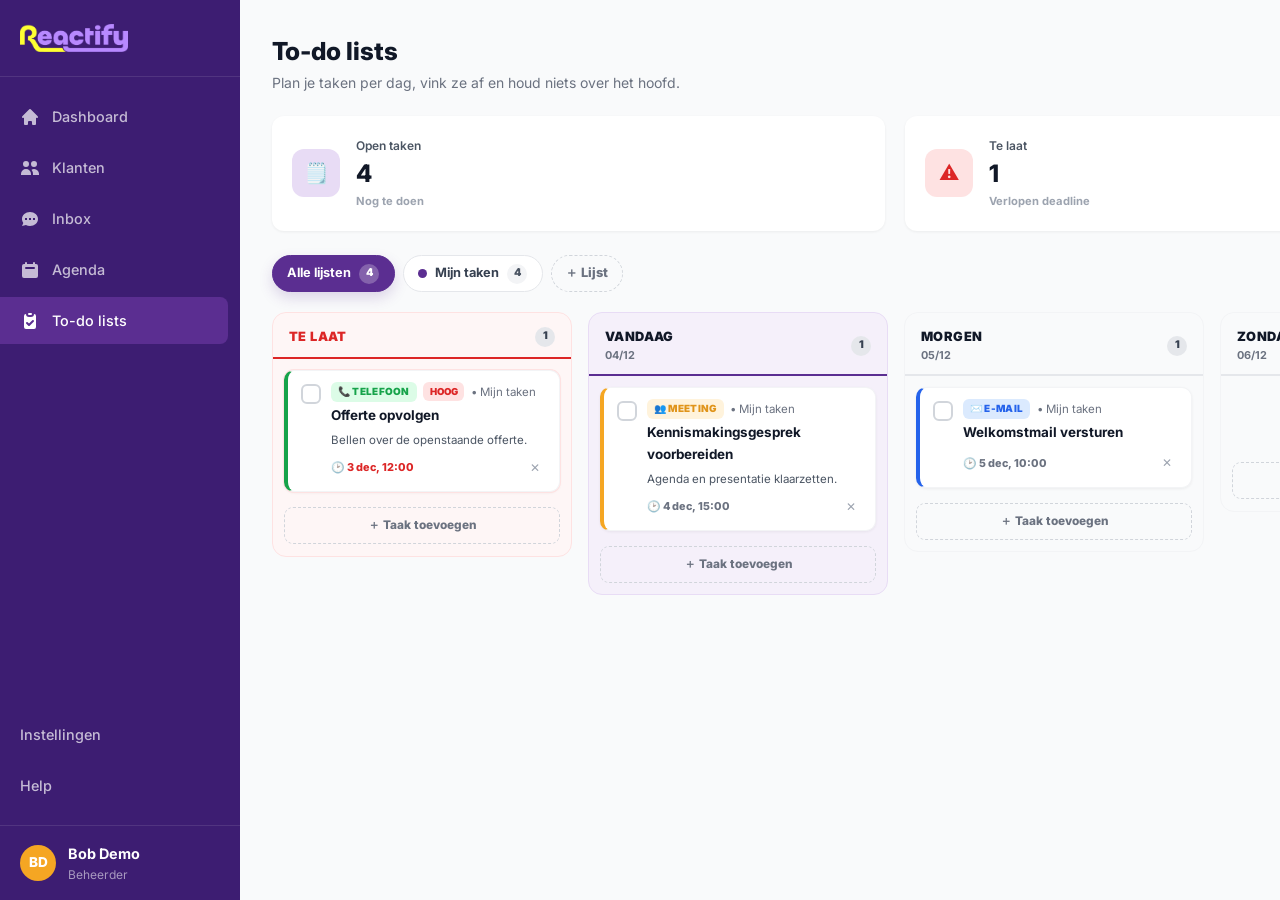
<file: platform/todo/index.html>
<!DOCTYPE html>
<html lang="nl">
<head>
  <meta charset="UTF-8" />
  <meta name="viewport" content="width=device-width, initial-scale=1.0" />
  <meta name="description" content="Reactify Platform - To-do lists: taken plannen, opvolgen en afvinken per dag." />
  <link rel="icon" type="image/svg+xml" href="/favicon.svg" />
  <link rel="preconnect" href="https://fonts.googleapis.com" />
  <link rel="preconnect" href="https://fonts.gstatic.com" crossorigin />
  <link href="https://fonts.googleapis.com/css2?family=Inter:wght@400;500;600;700;800&display=swap" rel="stylesheet" />
  <title>To-do lists | Reactify</title>
  <style>
    :root{--purple-dark:#3D1D72;--purple:#5B2E91;--purple-light:#E8DCF5;--purple-bg:#F5F0FA;--orange:#F5A623;--orange-dark:#E0941A;--orange-light:#FFF3DC;--white:#fff;--gray-50:#F9FAFB;--gray-100:#F3F4F6;--gray-200:#E5E7EB;--gray-300:#D1D5DB;--gray-400:#9CA3AF;--gray-500:#6B7280;--gray-600:#4B5563;--gray-700:#374151;--gray-800:#1F2937;--gray-900:#111827;--green:#16A34A;--green-light:#DCFCE7;--blue:#2563EB;--blue-light:#DBEAFE;--red:#DC2626;--red-light:#FEE2E2;--shadow-sm:0 1px 3px rgba(0,0,0,.06);--shadow-md:0 10px 30px rgba(17,24,39,.12);--font-sans:"Inter",-apple-system,BlinkMacSystemFont,"Segoe UI",Roboto,sans-serif}
    *{box-sizing:border-box;margin:0;padding:0}body{font-family:var(--font-sans);color:var(--gray-800);line-height:1.6;background:var(--gray-50);display:flex;-webkit-font-smoothing:antialiased}button,input,select,textarea{font:inherit}
    .sidebar{width:240px;background:var(--purple-dark);color:#fff;display:flex;flex-direction:column;min-height:100vh;position:fixed;inset:0 auto 0 0;z-index:100}
    .sidebar-logo{min-height:76px;padding:1.5rem 1.25rem;border-bottom:1px solid rgba(255,255,255,.1);display:flex;align-items:center}.sidebar-logo img{height:28px;filter:brightness(1.8)}
    .sidebar-nav{flex:1;padding:1rem 0;display:flex;flex-direction:column;gap:.25rem}
    .sidebar-link{display:flex;align-items:center;gap:.75rem;padding:.75rem 1.25rem;color:rgba(255,255,255,.7);text-decoration:none;font-size:.9rem;font-weight:500;border-radius:0 8px 8px 0;margin-right:.75rem;transition:.2s}
    .sidebar-link:hover,.sidebar-link.active{color:#fff;background:rgba(255,255,255,.1)}.sidebar-link.active{background:var(--purple)}.sidebar-link svg{width:20px;height:20px;flex-shrink:0}
    .sidebar-spacer{flex:1}.sidebar-user{padding:1rem 1.25rem;border-top:1px solid rgba(255,255,255,.1);display:flex;align-items:center;gap:.75rem}
    .user-avatar{width:36px;height:36px;border-radius:50%;background:var(--orange);display:flex;align-items:center;justify-content:center;font-weight:800;font-size:.85rem}.user-name{font-weight:700;font-size:.9rem}.user-role{font-size:.75rem;color:rgba(255,255,255,.55)}
    .main{flex:1;margin-left:240px;padding:2rem;min-height:100vh;display:flex;flex-direction:column}
    .mobile-sidebar-toggle{display:none;align-items:center;gap:.5rem;padding:.5rem .75rem;background:var(--purple);color:#fff;border:none;border-radius:8px;font-weight:700;margin-bottom:1rem}
    .main-header{display:flex;align-items:flex-start;justify-content:space-between;gap:1rem;margin-bottom:1.35rem;flex-wrap:wrap}
    .page-header h1{font-size:1.55rem;font-weight:800;color:var(--gray-900)}.page-header p{font-size:.875rem;color:var(--gray-500)}
    .header-actions{display:flex;align-items:center;gap:.75rem;flex-wrap:wrap;margin-left:auto}
    .btn-secondary,.btn-primary,.btn-danger{display:inline-flex;align-items:center;justify-content:center;gap:.5rem;padding:.55rem 1rem;border-radius:8px;font-size:.82rem;font-weight:700;cursor:pointer;text-decoration:none;transition:.2s;min-height:38px;border:none}
    .btn-secondary{border:1px solid var(--gray-200);color:var(--gray-700);background:#fff}.btn-secondary:hover{border-color:var(--gray-300);background:var(--gray-50);transform:translateY(-1px)}
    .btn-primary{color:#fff;background:var(--purple);box-shadow:0 6px 14px rgba(91,46,145,.2)}.btn-primary:hover{background:var(--purple-dark);transform:translateY(-1px)}
    .btn-secondary svg,.btn-primary svg{width:16px;height:16px}
    .stats-grid{display:grid;grid-template-columns:repeat(4,1fr);gap:1.25rem;margin-bottom:1.5rem}
    .stat-card{background:#fff;border-radius:12px;padding:1.25rem;display:flex;align-items:center;gap:1rem;box-shadow:var(--shadow-sm);min-height:92px}
    .stat-icon{width:48px;height:48px;border-radius:12px;display:flex;align-items:center;justify-content:center;flex-shrink:0;font-size:1.25rem}
    .stat-icon.purple{background:var(--purple-light);color:var(--purple)}.stat-icon.orange{background:var(--orange-light);color:var(--orange-dark)}.stat-icon.green{background:var(--green-light);color:var(--green)}.stat-icon.red{background:var(--red-light);color:var(--red)}
    .stat-label{font-size:.75rem;color:var(--gray-600);font-weight:600}.stat-value{font-size:1.5rem;font-weight:800;color:var(--gray-900)}.stat-trend{font-size:.7rem;font-weight:700;color:var(--gray-400)}
    /* list tabs */
    .list-tabs{display:flex;align-items:center;gap:.5rem;flex-wrap:wrap;margin-bottom:1.25rem}
    .list-tab{display:inline-flex;align-items:center;gap:.5rem;border:1px solid var(--gray-200);background:#fff;color:var(--gray-700);border-radius:9999px;padding:.45rem .9rem;font-size:.8rem;font-weight:700;cursor:pointer;transition:.18s}
    .list-tab:hover{border-color:var(--purple-light);color:var(--purple)}
    .list-tab.active{background:var(--purple);color:#fff;border-color:var(--purple);box-shadow:0 6px 14px rgba(91,46,145,.18)}
    .list-tab .tab-count{display:inline-flex;align-items:center;justify-content:center;min-width:20px;height:20px;padding:0 .35rem;border-radius:9999px;background:var(--gray-100);color:var(--gray-600);font-size:.66rem;font-weight:900}
    .list-tab.active .tab-count{background:rgba(255,255,255,.25);color:#fff}
    .list-tab .tab-dot{width:9px;height:9px;border-radius:50%;flex-shrink:0}
    .list-tab-add{border:1px dashed var(--gray-300);background:transparent;color:var(--gray-500);border-radius:9999px;padding:.45rem .85rem;font-size:.8rem;font-weight:800;cursor:pointer}
    .list-tab-add:hover{border-color:var(--purple);color:var(--purple)}
    /* board */
    .board{display:grid;grid-auto-flow:column;grid-auto-columns:300px;gap:1rem;overflow-x:auto;padding-bottom:.75rem;flex:1;align-items:start}
    .board-col{background:var(--gray-50);border:1px solid var(--gray-100);border-radius:14px;display:flex;flex-direction:column;max-height:calc(100vh - 360px);min-height:200px}
    .board-col.is-overdue{background:#FEF6F6;border-color:var(--red-light)}
    .board-col.is-today{background:var(--purple-bg);border-color:var(--purple-light)}
    .col-head{padding:.85rem 1rem .6rem;border-bottom:2px solid var(--gray-200);display:flex;align-items:center;justify-content:space-between;gap:.5rem}
    .board-col.is-overdue .col-head{border-bottom-color:var(--red)}
    .board-col.is-today .col-head{border-bottom-color:var(--purple)}
    .col-title{font-size:.8rem;font-weight:900;color:var(--gray-900);text-transform:uppercase;letter-spacing:.03em}
    .board-col.is-overdue .col-title{color:var(--red)}
    .col-date{font-size:.68rem;color:var(--gray-500);font-weight:700}
    .col-count{display:inline-flex;align-items:center;justify-content:center;min-width:20px;height:20px;padding:0 .35rem;border-radius:9999px;background:var(--gray-200);color:var(--gray-700);font-size:.66rem;font-weight:900}
    .col-body{padding:.7rem;display:flex;flex-direction:column;gap:.6rem;overflow-y:auto}
    .col-empty{padding:1.25rem .5rem;text-align:center;color:var(--gray-400);font-size:.76rem}
    .col-add{margin:.25rem .7rem .7rem;border:1px dashed var(--gray-300);background:transparent;color:var(--gray-500);border-radius:9px;padding:.5rem;font-size:.74rem;font-weight:800;cursor:pointer;transition:.18s}
    .col-add:hover{border-color:var(--purple);color:var(--purple);background:#fff}
    /* task card */
    .task{background:#fff;border-radius:10px;border:1px solid var(--gray-100);border-left:4px solid var(--purple);box-shadow:var(--shadow-sm);padding:.7rem .8rem;display:flex;gap:.6rem;align-items:flex-start;cursor:pointer;transition:.15s}
    .task:hover{box-shadow:var(--shadow-md);transform:translateY(-1px)}
    .task.type-call{border-left-color:var(--green)}.task.type-email{border-left-color:var(--blue)}.task.type-task{border-left-color:var(--purple)}.task.type-meeting{border-left-color:var(--orange)}
    .task.prio-high{box-shadow:0 0 0 1px var(--red-light),var(--shadow-sm)}
    .task.done{opacity:.6}.task.done .task-title{text-decoration:line-through;color:var(--gray-500)}
    .task-check{flex-shrink:0;width:20px;height:20px;border-radius:6px;border:2px solid var(--gray-300);background:#fff;cursor:pointer;display:flex;align-items:center;justify-content:center;padding:0;margin-top:.1rem;transition:.15s}
    .task-check:hover{border-color:var(--green)}
    .task-check svg{width:12px;height:12px;color:#fff;opacity:0}
    .task.done .task-check{background:var(--green);border-color:var(--green)}.task.done .task-check svg{opacity:1}
    .task-main{flex:1;min-width:0}
    .task-top{display:flex;align-items:center;gap:.4rem;flex-wrap:wrap;margin-bottom:.2rem}
    .task-type{display:inline-flex;align-items:center;gap:.3rem;font-size:.62rem;font-weight:900;text-transform:uppercase;letter-spacing:.03em;padding:.12rem .45rem;border-radius:6px}
    .task-type.type-call{background:var(--green-light);color:var(--green)}.task-type.type-email{background:var(--blue-light);color:var(--blue)}.task-type.type-task{background:var(--purple-light);color:var(--purple)}.task-type.type-meeting{background:var(--orange-light);color:var(--orange-dark)}
    .task-prio{display:inline-flex;align-items:center;gap:.25rem;font-size:.6rem;font-weight:900;text-transform:uppercase;padding:.12rem .4rem;border-radius:6px}
    .task-prio.high{background:var(--red-light);color:var(--red)}.task-prio.low{background:var(--gray-100);color:var(--gray-500)}
    .task-title{font-size:.84rem;font-weight:700;color:var(--gray-900);word-break:break-word}
    .task-contact{font-size:.72rem;color:var(--gray-500);display:flex;align-items:center;gap:.3rem;margin-top:.15rem}
    .task-notes{font-size:.72rem;color:var(--gray-600);margin-top:.35rem;line-height:1.4}
    .task-foot{display:flex;align-items:center;justify-content:space-between;gap:.5rem;margin-top:.45rem}
    .task-time{font-size:.68rem;font-weight:800;color:var(--gray-500);display:inline-flex;align-items:center;gap:.3rem}
    .task-time.overdue{color:var(--red)}
    .task-del{border:0;background:transparent;color:var(--gray-400);cursor:pointer;font-size:.78rem;padding:.15rem .35rem;border-radius:6px}
    .task-del:hover{background:var(--red-light);color:var(--red)}
    /* modal */
    .modal-backdrop{position:fixed;inset:0;background:rgba(17,24,39,.62);display:none;align-items:center;justify-content:center;padding:1.25rem;z-index:500}.modal-backdrop.open{display:flex}
    .modal{width:min(620px,100%);max-height:92vh;background:#fff;border-radius:16px;box-shadow:var(--shadow-md);overflow:hidden;display:flex;flex-direction:column}
    .modal-header{min-height:58px;display:flex;align-items:center;justify-content:space-between;gap:1rem;padding:.875rem 1rem;border-bottom:1px solid var(--gray-100)}
    .modal-title{font-size:.98rem;font-weight:900;color:var(--gray-900)}.modal-close{width:34px;height:34px;border:1px solid var(--gray-200);background:#fff;border-radius:8px;color:var(--gray-700);cursor:pointer}
    .modal-body{padding:1rem;overflow:auto}
    .form-grid{display:grid;grid-template-columns:1fr 1fr;gap:1rem}.form-field{display:flex;flex-direction:column;gap:.35rem}.form-field.full{grid-column:1/-1}
    .form-field label{font-size:.78rem;font-weight:800;color:var(--gray-700)}
    .form-field input,.form-field select,.form-field textarea{width:100%;border:1px solid var(--gray-200);border-radius:9px;padding:.65rem .75rem;color:var(--gray-800);background:#fff;outline:none}
    .form-field input:focus,.form-field select:focus,.form-field textarea:focus{border-color:var(--purple);box-shadow:0 0 0 3px rgba(91,46,145,.12)}
    .form-help{font-size:.72rem;color:var(--gray-500)}
    .modal-actions{display:flex;justify-content:space-between;align-items:center;gap:.75rem;margin-top:1rem;padding-top:1rem;border-top:1px solid var(--gray-100)}
    .modal-actions .spacer{flex:1}
    @media(max-width:1100px){.stats-grid{grid-template-columns:repeat(2,1fr)}}
    @media(max-width:768px){.sidebar{transform:translateX(-100%);transition:.3s}.sidebar.open{transform:translateX(0)}.main{margin-left:0;padding:1rem}.mobile-sidebar-toggle{display:inline-flex}.header-actions{width:100%}.header-actions .btn-primary{flex:1}.form-grid{grid-template-columns:1fr}.board{grid-auto-columns:84vw}.board-col{max-height:none}}
    @media(max-width:480px){.stats-grid{grid-template-columns:1fr}}
  </style>
</head>
<body>
  <aside class="sidebar" id="sidebar">
    <div class="sidebar-logo"><img src="/logo.png" alt="Reactify" /></div>
    <nav class="sidebar-nav">
      <a href="/platform/" class="sidebar-link"><svg viewBox="0 0 20 20" fill="currentColor"><path d="M10.707 2.293a1 1 0 00-1.414 0l-7 7a1 1 0 001.414 1.414L4 10.414V17a1 1 0 001 1h2a1 1 0 001-1v-2a1 1 0 011-1h2a1 1 0 011 1v2a1 1 0 001 1h2a1 1 0 001-1v-6.586l.293.293a1 1 0 001.414-1.414l-7-7z"/></svg>Dashboard</a>
      <a href="/platform/klantenlijst/" class="sidebar-link"><svg viewBox="0 0 20 20" fill="currentColor"><path d="M9 6a3 3 0 11-6 0 3 3 0 016 0zM17 6a3 3 0 11-6 0 3 3 0 016 0zM12.93 17c.046-.327.07-.66.07-1a6.97 6.97 0 00-1.5-4.33A5 5 0 0119 16v1h-6.07zM6 11a5 5 0 015 5v1H1v-1a5 5 0 015-5z"/></svg>Klanten</a>
      <a href="/platform/inbox/" class="sidebar-link"><svg viewBox="0 0 20 20" fill="currentColor"><path fill-rule="evenodd" d="M18 10c0 3.866-3.582 7-8 7a8.841 8.841 0 01-4.083-.98L2 17l1.338-3.123C2.493 12.767 2 11.434 2 10c0-3.866 3.582-7 8-7s8 3.134 8 7zM7 9H5v2h2V9zm8 0h-2v2h2V9zM9 9h2v2H9V9z" clip-rule="evenodd"/></svg>Inbox</a>
      <a href="/platform/agenda/" class="sidebar-link"><svg viewBox="0 0 20 20" fill="currentColor"><path fill-rule="evenodd" d="M6 2a1 1 0 00-1 1v1H4a2 2 0 00-2 2v10a2 2 0 002 2h12a2 2 0 002-2V6a2 2 0 00-2-2h-1V3a1 1 0 10-2 0v1H7V3a1 1 0 00-1-1zm0 5a1 1 0 000 2h8a1 1 0 100-2H6z" clip-rule="evenodd"/></svg>Agenda</a>
      <a href="/platform/todo/" class="sidebar-link active"><svg viewBox="0 0 20 20" fill="currentColor"><path fill-rule="evenodd" d="M9 2a1 1 0 000 2h2a1 1 0 100-2H9z" clip-rule="evenodd"/><path fill-rule="evenodd" d="M4 5a2 2 0 012-2 3 3 0 003 3h2a3 3 0 003-3 2 2 0 012 2v11a2 2 0 01-2 2H6a2 2 0 01-2-2V5zm9.707 5.707a1 1 0 00-1.414-1.414L9 12.586l-1.293-1.293a1 1 0 00-1.414 1.414l2 2a1 1 0 001.414 0l4-4z" clip-rule="evenodd"/></svg>To-do lists</a>
      <div class="sidebar-spacer"></div>
      <a href="/platform/instellingen/" class="sidebar-link">Instellingen</a><a href="#" class="sidebar-link">Help</a>
    </nav>
    <div class="sidebar-user"><div class="user-avatar">BD</div><div><div class="user-name">Bob Demo</div><div class="user-role">Beheerder</div></div></div>
  </aside>

  <main class="main">
    <button class="mobile-sidebar-toggle" id="sidebarToggle">☰ Menu</button>
    <div class="main-header">
      <div class="page-header"><h1>To-do lists</h1><p>Plan je taken per dag, vink ze af en houd niets over het hoofd.</p></div>
      <div class="header-actions">
        <button class="btn-secondary" type="button" id="newListBtn">＋ Nieuwe lijst</button>
        <button class="btn-primary" type="button" id="newTaskBtn">＋ Nieuwe taak</button>
      </div>
    </div>

    <section class="stats-grid" aria-label="To-do statistieken">
      <article class="stat-card"><div class="stat-icon purple">🗒️</div><div><div class="stat-label">Open taken</div><div class="stat-value" id="statOpen">0</div><div class="stat-trend">Nog te doen</div></div></article>
      <article class="stat-card"><div class="stat-icon red">⚠️</div><div><div class="stat-label">Te laat</div><div class="stat-value" id="statOverdue">0</div><div class="stat-trend">Verlopen deadline</div></div></article>
      <article class="stat-card"><div class="stat-icon orange">📅</div><div><div class="stat-label">Vandaag</div><div class="stat-value" id="statToday">0</div><div class="stat-trend">Gepland vandaag</div></div></article>
      <article class="stat-card"><div class="stat-icon green">✓</div><div><div class="stat-label">Voltooid</div><div class="stat-value" id="statDone">0</div><div class="stat-trend">Afgevinkt</div></div></article>
    </section>

    <div class="list-tabs" id="listTabs"></div>

    <div class="board" id="board"></div>
  </main>

  <!-- Task modal -->
  <div class="modal-backdrop" id="taskModal" aria-hidden="true">
    <div class="modal"><div class="modal-header"><div class="modal-title" id="taskModalTitle">Nieuwe taak</div><button class="modal-close" type="button" data-close>×</button></div>
      <div class="modal-body">
        <form id="taskForm" class="form-grid">
          <input type="hidden" id="taskId" />
          <div class="form-field full"><label>Titel</label><input id="taskTitle" type="text" placeholder="Bijv. Klant terugbellen" required /></div>
          <div class="form-field"><label>Lijst</label><select id="taskList"></select></div>
          <div class="form-field"><label>Type</label><select id="taskType"><option value="task">Taak</option><option value="call">Telefoon</option><option value="email">E-mail</option><option value="meeting">Meeting</option></select></div>
          <div class="form-field"><label>Deadline</label><input id="taskDue" type="datetime-local" /><div class="form-help">Leeg laten = geen datum.</div></div>
          <div class="form-field"><label>Prioriteit</label><select id="taskPrio"><option value="normal">Normaal</option><option value="high">Hoog</option><option value="low">Laag</option></select></div>
          <div class="form-field full"><label>Klant (optioneel)</label><select id="taskContact"><option value="">Geen klant</option></select><div class="form-help">Komt uit je Reactify klantenlijst.</div></div>
          <div class="form-field full"><label>Notities</label><textarea id="taskNotes" rows="3" placeholder="Extra context of opvolging"></textarea></div>
          <div class="modal-actions full">
            <button class="btn-danger" type="button" id="taskDeleteBtn" style="display:none;background:var(--red-light);color:var(--red)">Verwijderen</button>
            <span class="spacer"></span>
            <button class="btn-secondary" type="button" data-close>Annuleren</button>
            <button class="btn-primary" type="submit">Opslaan</button>
          </div>
        </form>
      </div>
    </div>
  </div>

  <!-- List modal -->
  <div class="modal-backdrop" id="listModal" aria-hidden="true">
    <div class="modal" style="width:min(440px,100%)"><div class="modal-header"><div class="modal-title">Nieuwe lijst</div><button class="modal-close" type="button" data-close>×</button></div>
      <div class="modal-body">
        <form id="listForm" class="form-grid">
          <div class="form-field full"><label>Naam van de lijst</label><input id="listName" type="text" placeholder="Bijv. Sales opvolging" required /></div>
          <div class="form-field full"><label>Kleur</label>
            <select id="listColor">
              <option value="#5B2E91">Paars</option>
              <option value="#F5A623">Oranje</option>
              <option value="#16A34A">Groen</option>
              <option value="#2563EB">Blauw</option>
              <option value="#DC2626">Rood</option>
            </select>
          </div>
          <div class="modal-actions full"><span class="spacer"></span><button class="btn-secondary" type="button" data-close>Annuleren</button><button class="btn-primary" type="submit">Lijst aanmaken</button></div>
        </form>
      </div>
    </div>
  </div>

  <script>
    const TODO_KEY = "reactify.todos";
    const LISTS_KEY = "reactify.todoLists";
    const PLATFORM_KEY = "reactify_platform_data_v3";
    const $ = id => document.getElementById(id);
    const uid = (p="id") => `${p}_${Date.now().toString(36)}_${Math.random().toString(36).slice(2,8)}`;
    const pad = n => String(n).padStart(2,"0");
    const escapeHTML = v => String(v ?? "").replaceAll("&","&amp;").replaceAll("<","&lt;").replaceAll(">","&gt;").replaceAll('"',"&quot;").replaceAll("'","&#039;");
    const readJSON = (key, fallback) => { try { const raw = localStorage.getItem(key); return raw ? JSON.parse(raw) : fallback; } catch(e){ return fallback; } };
    const writeJSON = (key, val) => { localStorage.setItem(key, JSON.stringify(val)); window.dispatchEvent(new CustomEvent("reactify:datachange",{detail:{key}})); };
    const dayNamesNL = ["Zondag","Maandag","Dinsdag","Woensdag","Donderdag","Vrijdag","Zaterdag"];
    const TYPE_LABELS = { task:"Taak", call:"Telefoon", email:"E-mail", meeting:"Meeting" };
    const TYPE_ICONS = { task:"🗒️", call:"📞", email:"✉️", meeting:"👥" };

    function dateKey(d){ const x = new Date(d); return `${x.getFullYear()}-${pad(x.getMonth()+1)}-${pad(x.getDate())}`; }
    function startOfDay(d){ const x = new Date(d); x.setHours(0,0,0,0); return x; }
    function platformClients(){ try { const d = JSON.parse(localStorage.getItem(PLATFORM_KEY)||'{}'); return Array.isArray(d.clients) ? d.clients : (readJSON("reactify.contacts", []) || []); } catch { return readJSON("reactify.contacts", []) || []; } }

    let lists = [], todos = [], activeList = "all", editingId = null;

    function loadData(){
      lists = readJSON(LISTS_KEY, null);
      if(!Array.isArray(lists) || !lists.length){
        lists = [{ id:"list_default", name:"Mijn taken", color:"#5B2E91" }];
        writeJSON(LISTS_KEY, lists);
      }
      todos = readJSON(TODO_KEY, null);
      if(!Array.isArray(todos)){ todos = []; writeJSON(TODO_KEY, todos); }
    }
    function saveTodos(){ writeJSON(TODO_KEY, todos); }
    function saveLists(){ writeJSON(LISTS_KEY, lists); }

    function listById(id){ return lists.find(l => l.id === id) || null; }
    function visibleTodos(){ return activeList === "all" ? todos : todos.filter(t => t.listId === activeList); }

    /* ---- columns by date, like the screenshot ---- */
    function buildColumns(){
      const today = startOfDay(new Date());
      const cols = [];
      cols.push({ key:"overdue", title:"Te laat", date:"", cls:"is-overdue", match:t => !t.done && t.due && startOfDay(t.due) < today });
      for(let i=0;i<5;i++){
        const d = new Date(today); d.setDate(today.getDate()+i);
        const k = dateKey(d);
        const title = i===0 ? "Vandaag" : i===1 ? "Morgen" : dayNamesNL[d.getDay()];
        cols.push({ key:k, title, date:`${pad(d.getDate())}/${pad(d.getMonth()+1)}`, cls: i===0?"is-today":"", dateObj:new Date(d),
          match:t => t.due && dateKey(t.due) === k && !(!t.done && startOfDay(t.due) < today) });
      }
      const horizon = new Date(today); horizon.setDate(today.getDate()+5);
      cols.push({ key:"later", title:"Later", date:"", cls:"", match:t => t.due && startOfDay(t.due) >= horizon });
      cols.push({ key:"none", title:"Geen datum", date:"", cls:"", match:t => !t.due });
      return cols;
    }

    function renderStats(){
      const today = startOfDay(new Date());
      const v = visibleTodos();
      const open = v.filter(t => !t.done);
      $("statOpen").textContent = open.length;
      $("statOverdue").textContent = open.filter(t => t.due && startOfDay(t.due) < today).length;
      $("statToday").textContent = open.filter(t => t.due && dateKey(t.due) === dateKey(today)).length;
      $("statDone").textContent = v.filter(t => t.done).length;
    }

    function renderTabs(){
      const wrap = $("listTabs");
      const total = todos.length;
      let html = `<button class="list-tab ${activeList==='all'?'active':''}" data-list="all">Alle lijsten <span class="tab-count">${total}</span></button>`;
      html += lists.map(l => {
        const count = todos.filter(t => t.listId === l.id).length;
        return `<button class="list-tab ${activeList===l.id?'active':''}" data-list="${l.id}"><span class="tab-dot" style="background:${escapeHTML(l.color||'#5B2E91')}"></span>${escapeHTML(l.name)} <span class="tab-count">${count}</span></button>`;
      }).join("");
      html += `<button class="list-tab-add" id="tabAdd">＋ Lijst</button>`;
      wrap.innerHTML = html;
      wrap.querySelectorAll(".list-tab").forEach(b => b.addEventListener("click", () => { activeList = b.dataset.list; render(); }));
      $("tabAdd").addEventListener("click", openListModal);
    }

    function taskCard(t){
      const today = startOfDay(new Date());
      const overdue = t.due && !t.done && startOfDay(t.due) < today;
      const list = listById(t.listId);
      const timeStr = t.due ? new Date(t.due).toLocaleString("nl-BE",{day:"numeric",month:"short",hour:"2-digit",minute:"2-digit",timeZone:"Europe/Brussels"}) : "";
      const prio = t.prio === "high" ? '<span class="task-prio high">Hoog</span>' : t.prio === "low" ? '<span class="task-prio low">Laag</span>' : "";
      const contact = t.contact ? `<div class="task-contact">👤 ${escapeHTML(t.contact)}</div>` : "";
      const notes = t.notes ? `<div class="task-notes">${escapeHTML(t.notes)}</div>` : "";
      const listTag = (activeList==='all' && list) ? `<span class="task-contact" style="margin-top:0">• ${escapeHTML(list.name)}</span>` : "";
      return `<div class="task type-${escapeHTML(t.type||'task')} ${t.prio==='high'?'prio-high':''} ${t.done?'done':''}" data-id="${t.id}">
        <button class="task-check" data-action="toggle" aria-label="Afvinken"><svg viewBox="0 0 20 20" fill="currentColor"><path fill-rule="evenodd" d="M16.707 5.293a1 1 0 010 1.414l-8 8a1 1 0 01-1.414 0l-4-4a1 1 0 011.414-1.414L8 12.586l7.293-7.293a1 1 0 011.414 0z" clip-rule="evenodd"/></svg></button>
        <div class="task-main">
          <div class="task-top"><span class="task-type type-${escapeHTML(t.type||'task')}">${TYPE_ICONS[t.type]||'🗒️'} ${TYPE_LABELS[t.type]||'Taak'}</span>${prio}${listTag}</div>
          <div class="task-title">${escapeHTML(t.title)}</div>
          ${contact}
          ${notes}
          <div class="task-foot">
            ${timeStr ? `<span class="task-time ${overdue?'overdue':''}">🕑 ${escapeHTML(timeStr)}</span>` : '<span class="task-time" style="color:var(--gray-300)">—</span>'}
            <button class="task-del" data-action="delete" title="Verwijderen">✕</button>
          </div>
        </div>
      </div>`;
    }

    function render(){
      renderTabs();
      renderStats();
      const board = $("board");
      const cols = buildColumns();
      const v = visibleTodos();
      board.innerHTML = cols.map(col => {
        const items = v.filter(col.match).sort((a,b) => {
          if(a.done !== b.done) return a.done ? 1 : -1;
          const da = a.due ? new Date(a.due).getTime() : Infinity;
          const db = b.due ? new Date(b.due).getTime() : Infinity;
          return da - db;
        });
        const body = items.length ? items.map(taskCard).join("") : `<div class="col-empty">Geen taken</div>`;
        const dateObj = col.dateObj ? ` data-date="${dateKey(col.dateObj)}"` : "";
        return `<section class="board-col ${col.cls}">
          <div class="col-head"><div><div class="col-title">${escapeHTML(col.title)}</div>${col.date?`<div class="col-date">${escapeHTML(col.date)}</div>`:""}</div><span class="col-count">${items.length}</span></div>
          <div class="col-body">${body}</div>
          <button class="col-add" data-add-col="${col.key}"${dateObj}>＋ Taak toevoegen</button>
        </section>`;
      }).join("");

      board.querySelectorAll(".task").forEach(card => {
        const id = card.dataset.id;
        card.addEventListener("click", e => {
          const action = e.target.closest("[data-action]")?.dataset.action;
          if(action === "toggle"){ e.stopPropagation(); toggleTask(id); return; }
          if(action === "delete"){ e.stopPropagation(); deleteTask(id); return; }
          openTaskModal(id);
        });
      });
      board.querySelectorAll("[data-add-col]").forEach(btn => btn.addEventListener("click", () => {
        const preset = {};
        if(btn.dataset.date) preset.dueDate = btn.dataset.date;
        else if(btn.dataset.addCol === "overdue" || btn.dataset.addCol === "later") preset.dueDate = "";
        openTaskModal(null, preset);
      }));
    }

    function toggleTask(id){ const t = todos.find(x => x.id === id); if(!t) return; t.done = !t.done; t.updatedAt = new Date().toISOString(); saveTodos(); render(); }
    function deleteTask(id){ const t = todos.find(x => x.id === id); if(!t) return; if(!confirm(`Taak "${t.title}" verwijderen?`)) return; todos = todos.filter(x => x.id !== id); saveTodos(); render(); }

    /* ---- modals ---- */
    function openModal(id){ const m = $(id); m.classList.add("open"); m.setAttribute("aria-hidden","false"); }
    function closeModal(id){ const m = $(id); m.classList.remove("open"); m.setAttribute("aria-hidden","true"); }

    function fillTaskForm(){
      $("taskList").innerHTML = lists.map(l => `<option value="${l.id}">${escapeHTML(l.name)}</option>`).join("");
      const clients = platformClients();
      $("taskContact").innerHTML = `<option value="">Geen klant</option>` + clients.map(c => `<option value="${escapeHTML(c.name||'')}">${escapeHTML(c.name||'Onbekend')}</option>`).join("");
    }

    function openTaskModal(id, preset={}){
      fillTaskForm();
      editingId = id;
      const t = id ? todos.find(x => x.id === id) : null;
      $("taskModalTitle").textContent = t ? "Taak bewerken" : "Nieuwe taak";
      $("taskId").value = t ? t.id : "";
      $("taskTitle").value = t ? t.title : "";
      $("taskList").value = t ? t.listId : (activeList !== "all" ? activeList : (lists[0]?.id || ""));
      $("taskType").value = t ? (t.type||"task") : "task";
      $("taskPrio").value = t ? (t.prio||"normal") : "normal";
      $("taskContact").value = t ? (t.contact||"") : "";
      $("taskNotes").value = t ? (t.notes||"") : "";
      let dueVal = "";
      if(t && t.due){ const d = new Date(t.due); dueVal = `${d.getFullYear()}-${pad(d.getMonth()+1)}-${pad(d.getDate())}T${pad(d.getHours())}:${pad(d.getMinutes())}`; }
      else if(preset.dueDate){ dueVal = `${preset.dueDate}T09:00`; }
      $("taskDue").value = dueVal;
      $("taskDeleteBtn").style.display = t ? "inline-flex" : "none";
      openModal("taskModal");
      setTimeout(() => $("taskTitle").focus(), 50);
    }

    $("taskForm").addEventListener("submit", e => {
      e.preventDefault();
      const title = $("taskTitle").value.trim();
      if(!title) return;
      const due = $("taskDue").value ? new Date($("taskDue").value).toISOString() : "";
      const data = { title, listId:$("taskList").value, type:$("taskType").value, prio:$("taskPrio").value, contact:$("taskContact").value, notes:$("taskNotes").value.trim(), due };
      if(editingId){
        const t = todos.find(x => x.id === editingId);
        if(t){ Object.assign(t, data, { updatedAt:new Date().toISOString() }); }
      } else {
        todos.unshift({ id:uid("todo"), done:false, createdAt:new Date().toISOString(), updatedAt:new Date().toISOString(), ...data });
      }
      saveTodos(); closeModal("taskModal"); render();
    });
    $("taskDeleteBtn").addEventListener("click", () => { if(editingId){ const t = todos.find(x => x.id === editingId); if(t && confirm(`Taak "${t.title}" verwijderen?`)){ todos = todos.filter(x => x.id !== editingId); saveTodos(); closeModal("taskModal"); render(); } } });

    function openListModal(){ $("listName").value = ""; $("listColor").value = "#5B2E91"; openModal("listModal"); setTimeout(() => $("listName").focus(), 50); }
    $("listForm").addEventListener("submit", e => {
      e.preventDefault();
      const name = $("listName").value.trim();
      if(!name) return;
      const list = { id:uid("list"), name, color:$("listColor").value };
      lists.push(list); saveLists(); activeList = list.id; closeModal("listModal"); render();
    });

    /* ---- wiring ---- */
    $("newTaskBtn").addEventListener("click", () => openTaskModal(null));
    $("newListBtn").addEventListener("click", openListModal);
    document.querySelectorAll("[data-close]").forEach(b => b.addEventListener("click", () => { closeModal("taskModal"); closeModal("listModal"); }));
    document.querySelectorAll(".modal-backdrop").forEach(m => m.addEventListener("click", e => { if(e.target === m) m.classList.remove("open"); }));
    document.addEventListener("keydown", e => { if(e.key === "Escape"){ closeModal("taskModal"); closeModal("listModal"); } });
    $("sidebarToggle")?.addEventListener("click", () => $("sidebar").classList.toggle("open"));
    window.addEventListener("storage", e => { if(e.key === TODO_KEY || e.key === LISTS_KEY){ loadData(); render(); } });

    loadData();
    // First-run sample tasks so the board isn't empty on a fresh platform.
    if(!todos.length && !localStorage.getItem("reactify.todosSeeded")){
      const today = new Date();
      const at = (offsetDays, h) => { const d = new Date(today); d.setDate(d.getDate()+offsetDays); d.setHours(h,0,0,0); return d.toISOString(); };
      todos = [
        { id:uid("todo"), listId:"list_default", title:"Offerte opvolgen", type:"call", prio:"high", contact:"", notes:"Bellen over de openstaande offerte.", due:at(-1,11), done:false, createdAt:today.toISOString() },
        { id:uid("todo"), listId:"list_default", title:"Kennismakingsgesprek voorbereiden", type:"meeting", prio:"normal", contact:"", notes:"Agenda en presentatie klaarzetten.", due:at(0,14), done:false, createdAt:today.toISOString() },
        { id:uid("todo"), listId:"list_default", title:"Welkomstmail versturen", type:"email", prio:"normal", contact:"", notes:"", due:at(1,9), done:false, createdAt:today.toISOString() },
        { id:uid("todo"), listId:"list_default", title:"Maandrapport afronden", type:"task", prio:"low", contact:"", notes:"", due:"", done:false, createdAt:today.toISOString() }
      ];
      localStorage.setItem("reactify.todosSeeded","1");
      saveTodos();
    }
    render();
  </script>
</body>
</html>
</file>
